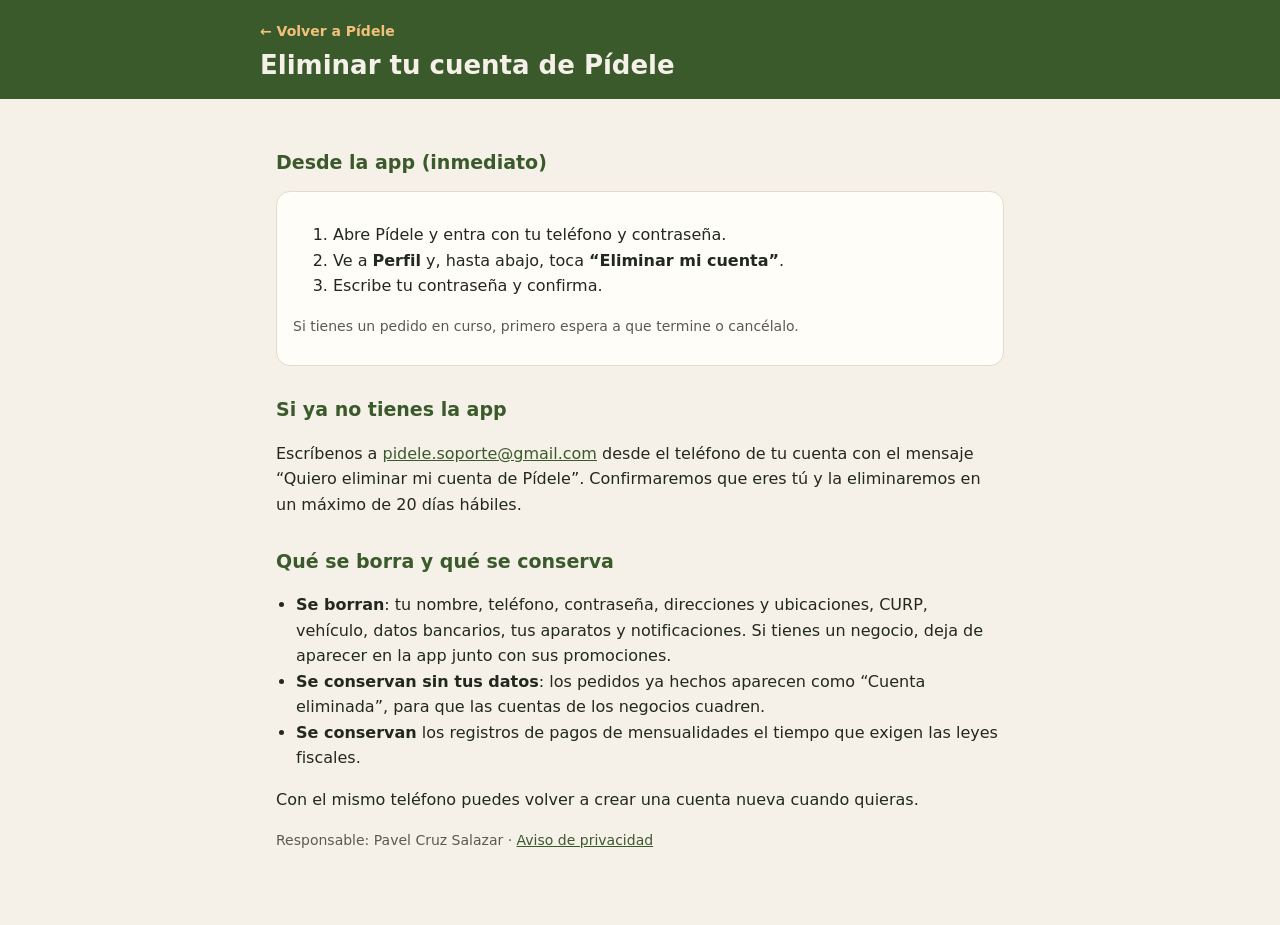
<file: eliminar-cuenta.html>
<!doctype html>
<html lang="es"><head><meta charset="utf-8"><meta name="viewport" content="width=device-width,initial-scale=1">
<title>Eliminar tu cuenta · Pídele</title><meta name="theme-color" content="#3B5A2C"><link rel="stylesheet" href="legal.css"><link rel="icon" href="icons/icon-192.png"></head>
<body>
<header><div class="in"><a href="./">← Volver a Pídele</a><h1>Eliminar tu cuenta de Pídele</h1></div></header>
<main>
<h2>Desde la app (inmediato)</h2>
<div class="card"><ol>
<li>Abre Pídele y entra con tu teléfono y contraseña.</li>
<li>Ve a <b>Perfil</b> y, hasta abajo, toca <b>“Eliminar mi cuenta”</b>.</li>
<li>Escribe tu contraseña y confirma.</li>
</ol>
<p class="muted">Si tienes un pedido en curso, primero espera a que termine o cancélalo.</p></div>

<h2>Si ya no tienes la app</h2>
<p>Escríbenos a <span data-l="contacto"></span> desde el teléfono de tu cuenta con el mensaje “Quiero eliminar mi cuenta de Pídele”. Confirmaremos que eres tú y la eliminaremos en un máximo de 20 días hábiles.</p>

<h2>Qué se borra y qué se conserva</h2>
<ul>
<li><b>Se borran</b>: tu nombre, teléfono, contraseña, direcciones y ubicaciones, CURP, vehículo, datos bancarios, tus aparatos y notificaciones. Si tienes un negocio, deja de aparecer en la app junto con sus promociones.</li>
<li><b>Se conservan sin tus datos</b>: los pedidos ya hechos aparecen como “Cuenta eliminada”, para que las cuentas de los negocios cuadren.</li>
<li><b>Se conservan</b> los registros de pagos de mensualidades el tiempo que exigen las leyes fiscales.</li>
</ul>
<p>Con el mismo teléfono puedes volver a crear una cuenta nueva cuando quieras.</p>
<p class="muted">Responsable: <span data-l="responsable"></span> · <a href="privacidad.html">Aviso de privacidad</a></p>
</main>
<script src="legal-datos.js"></script><script src="legal-pinta.js"></script>
</body></html>
</file>
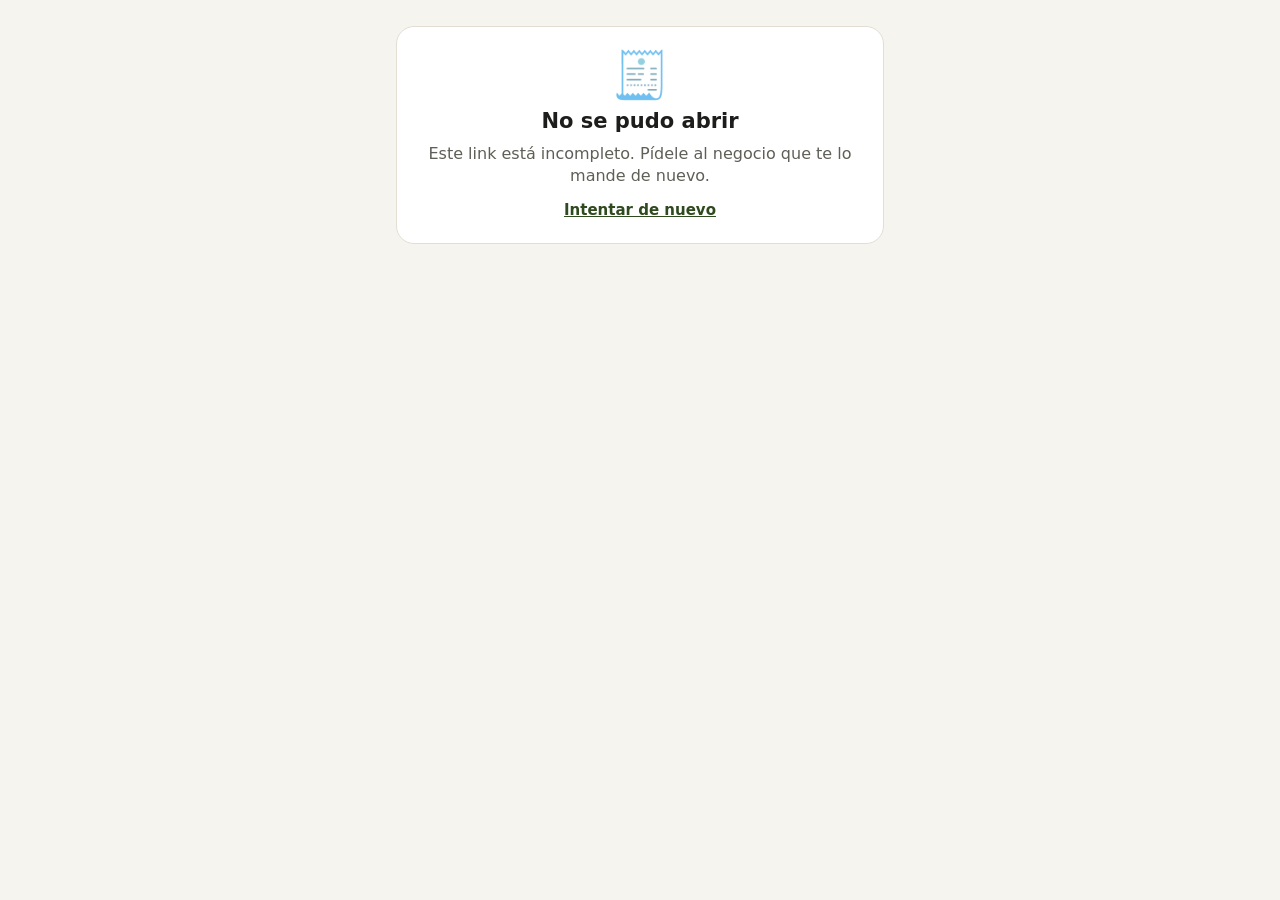
<file: factura.html>
<!doctype html>
<html lang="es">
<head>
<meta charset="utf-8">
<meta name="viewport" content="width=device-width,initial-scale=1,viewport-fit=cover">
<title>Pide tu factura · Pídele</title>
<meta name="theme-color" content="#2F4A1E">
<link rel="icon" href="icons/icon-192.png">
<style>
/* Pídele 3.5.0 · página de factura independiente: no usa la app ni su copia guardada, así funciona con cualquier versión */
:root{--pri:#2F4A1E;--bg:#F6F4EE;--card:#fff;--tx:#1d1d1b;--tx2:#5f5f58;--ln:#e2ded3;--ok:#2E7D32;--err:#C62828;--warn:#B26A00;--info:#E8F0FA}
@media (prefers-color-scheme:dark){:root{--pri:#9CC36B;--bg:#141613;--card:#1E211C;--tx:#EEEDE8;--tx2:#A9A99F;--ln:#33372F;--info:#1d2733}}
*{box-sizing:border-box}
body{margin:0;background:var(--bg);color:var(--tx);font:16px/1.4 system-ui,-apple-system,"Segoe UI",Roboto,sans-serif}
.w{max-width:520px;margin:0 auto;padding:16px 16px 40px}
.cab{display:flex;gap:12px;align-items:center;margin:4px 0 14px}
.cab img,.cab .e{width:52px;height:52px;border-radius:14px;object-fit:cover;display:flex;align-items:center;justify-content:center;font-size:32px;background:var(--card);flex:none}
.cab b{font-size:18px;display:block}.muted{color:var(--tx2)}.small{font-size:14px}
.marca{margin-left:auto;font-weight:900;color:var(--pri);font-size:15px}
.card{background:var(--card);border:1px solid var(--ln);border-radius:18px;padding:16px;margin:10px 0}
h2{margin:0 0 6px;font-size:21px}
label{display:block;font-weight:700;font-size:14px;margin:12px 0 4px}
input,select{width:100%;font:inherit;padding:12px;border:1.5px solid var(--ln);border-radius:12px;background:var(--bg);color:var(--tx)}
input:focus,select:focus{outline:2px solid var(--pri);border-color:transparent}
button,.btn{display:block;width:100%;margin-top:14px;padding:14px;border:0;border-radius:999px;background:var(--pri);color:#fff;font:inherit;font-weight:800;font-size:17px;text-align:center;text-decoration:none;cursor:pointer}
.btn2{background:transparent;color:var(--pri);border:2px solid var(--pri)}
.lnk{background:none;color:var(--pri);padding:6px;margin-top:6px;font-weight:700;font-size:15px;text-decoration:underline}
button[disabled]{opacity:.55}
.aviso{border-radius:12px;padding:10px 12px;margin:10px 0;font-size:14px;background:var(--info)}
.err{background:#fdecea;color:#7f1d1d}.warn{background:#fff4e0;color:#5c3800}
@media (prefers-color-scheme:dark){.err{background:#3a1d1d;color:#ffb4b4}.warn{background:#3a2c12;color:#ffd79a}}
.c{text-align:center}.big{font-size:46px}
</style>
</head>
<body>
<div class="w" id="app"><div class="card c"><div class="big">🧾</div><div class="muted">Cargando tu ticket…</div></div></div>
<script>
(function () {
  // Servidores (los mismos de la app). Las ciudades nuevas mandan su servidor en el link (&s=).
  var ALT = 'https://pidele-whatsapp.pidele-soporte.workers.dev/api';
  var SRV = {
    lacruz: { api: 'https://script.google.com/macros/s/AKfycbw16py7HK64D_1W5C5leitt313r_tviHv9NYsgH2_ZSu_z_1IWJcynEMsNSySrTUqu7pQ/exec', alt: ALT },
    cosala: { api: 'https://script.google.com/macros/s/AKfycbzS9hFJRNcWzytF8OL9grSpzx2jhQu49U7rEou6wKoCpt6HtVMmteXUmw75dg9gU_iJ0Q/exec', alt: ALT + '/cosala' }
  };
  var q = new URLSearchParams(location.search), TOKEN = q.get('t') || q.get('fac') || '', CIU = q.get('c') || q.get('pueblo') || 'lacruz', SID = q.get('s') || '';
  var S = SRV[CIU] || (SID && /^[\w-]{20,120}$/.test(SID) ? { api: 'https://script.google.com/macros/s/' + SID + '/exec', alt: '' } : SRV.lacruz);
  var $ = function (id) { return document.getElementById(id); };
  var esc = function (t) { return String(t == null ? '' : t).replace(/[&<>"']/g, function (c) { return { '&': '&amp;', '<': '&lt;', '>': '&gt;', '"': '&quot;', "'": '&#39;' }[c]; }); };
  var money = function (n) { n = Number(n) || 0; return '$' + n.toLocaleString('es-MX', { minimumFractionDigits: n % 1 ? 2 : 0, maximumFractionDigits: 2 }); };
  var D = null, tel = '', info = null, otros = false, ocupado = false;

  function llamar(accion, datos) {
    var cuerpo = JSON.stringify({ accion: accion, datos: datos || {}, token: null, rid: Date.now().toString(36) + Math.random().toString(36).slice(2, 10) });
    var uno = function (url) {
      var ctl = window.AbortController ? new AbortController() : null, to = ctl ? setTimeout(function () { ctl.abort(); }, 20000) : null;
      return fetch(url, { method: 'POST', headers: { 'Content-Type': 'text/plain;charset=utf-8' }, body: cuerpo, signal: ctl ? ctl.signal : undefined })
        .then(function (r) { return r.text(); }).then(function (t) { if (to) clearTimeout(to); return JSON.parse(t); });
    };
    return uno(S.api).catch(function (e) { if (!S.alt) throw e; return uno(S.alt); })
      .catch(function () { throw new Error('No hubo conexión con el servidor. Revisa tu señal e intenta de nuevo.'); })
      .then(function (j) { if (!j.ok) throw new Error(j.error === 'SESION' ? 'Intenta de nuevo.' : j.error || 'No se pudo'); return j.data; });
  }
  function cab() {
    if (!D) return '';
    return '<div class="cab">' + (D.logo ? '<img src="' + esc(D.logo) + '" alt="">' : '<span class="e">🧾</span>') + '<div><b>' + esc(D.negocio) + '</b><div class="muted small">Ticket ' + esc(D.folio) + ' · ' + esc(String(D.dia || '').split('-').reverse().join('/')) + ' · ' + money(D.total) + '</div></div><span class="marca">Pídele</span></div>';
  }
  function waBtn(txt) {
    if (!D || !D.wa) return '';
    var n = String(D.wa).replace(/\D/g, ''); if (n.length === 10) n = '52' + n;
    var m = 'Hola, quiero la factura de mi ticket ' + (D.folio || '') + ' del ' + String(D.dia || '').split('-').reverse().join('/') + ' por ' + money(D.total) + '.';
    return '<a class="btn btn2" href="https://wa.me/' + n + '?text=' + encodeURIComponent(m) + '">💬 ' + (txt || 'Escribir al negocio por WhatsApp') + '</a>';
  }
  function pinta(h) { $('app').innerHTML = cab() + h; window.scrollTo(0, 0); }
  function error(msg) { pinta('<div class="card c"><div class="big">🧾</div><h2>No se pudo abrir</h2><div class="muted">' + esc(msg) + '</div>' + waBtn() + '<button class="lnk" onclick="location.reload()">Intentar de nuevo</button></div>'); }
  function opciones(o, sel) { return '<option value="">Elige…</option>' + Object.keys(o || {}).map(function (k) { return '<option value="' + k + '"' + (k === sel ? ' selected' : '') + '>' + k + ' · ' + esc(o[k]) + '</option>'; }).join(''); }
  function aviso(t, cls) { var a = $('msg'); if (a) { a.className = 'aviso ' + (cls || 'err'); a.textContent = t; a.style.display = ''; a.scrollIntoView({ block: 'center' }); } }

  function pasoTel() {
    pinta('<div class="card"><h2>🧾 Pide tu factura</h2><div class="muted small">Escribe tu teléfono (el link se mandó al que termina en <b>' + esc(String(D.telMask || '').slice(-5)) + '</b>).</div>' +
      '<input id="tel" inputmode="tel" maxlength="14" placeholder="10 dígitos" style="font-size:24px;text-align:center;margin-top:12px">' +
      '<div id="msg" style="display:none"></div><button id="b1">Continuar</button></div>');
    $('b1').onclick = function () {
      var t = ($('tel').value || '').replace(/\D/g, '').slice(-10);
      if (t.length !== 10) return aviso('Escribe tu teléfono a 10 dígitos');
      boton($('b1'), llamar('facLinkTel', { token: TOKEN, tel: t }).then(function (r) { tel = t; info = r; pasoDatos(); }));
    };
  }
  function pasoDatos() {
    var g = info && info.guardados;
    if (g && !otros) {
      pinta('<div class="card"><h2>🧾 Pide tu factura</h2><div class="muted small">Tienes datos fiscales guardados en tu cuenta de Pídele:</div>' +
        '<div style="margin:10px 0"><b>' + esc(g.nombre) + '</b><div class="muted small">RFC ' + esc(g.rfc) + ' · ' + esc(g.email) + '</div></div>' +
        '<div id="msg" style="display:none"></div><button id="bG">Pedir factura con estos datos</button><button class="lnk" id="bO">Usar otros datos</button></div>');
      $('bG').onclick = function () { enviar(true, $('bG')); };
      $('bO').onclick = function () { otros = true; pasoDatos(); };
      return;
    }
    pinta('<div class="card"><h2>✍️ Tus datos fiscales</h2><div class="muted small">Tal como aparecen en tu constancia de situación fiscal.</div>' +
      '<label>RFC</label><input id="rfc" maxlength="13" autocapitalize="characters" style="text-transform:uppercase" placeholder="13 letras y números (12 si es empresa)">' +
      '<label>Nombre o razón social</label><input id="nom" autocapitalize="characters" style="text-transform:uppercase">' +
      '<label>Régimen fiscal</label><select id="reg">' + opciones(D.regimenes, '') + '</select>' +
      '<label>Código postal fiscal</label><input id="cp" inputmode="numeric" maxlength="5">' +
      '<label>Uso de la factura</label><select id="uso">' + opciones(D.usos, 'G03') + '</select>' +
      '<label>Correo para recibir la factura</label><input id="mail" type="email" placeholder="correo@ejemplo.com">' +
      '<div id="msg" style="display:none"></div><button id="bE">Enviar mis datos</button>' + (g ? '<button class="lnk" id="bV">Usar mis datos guardados</button>' : '') + '</div>' +
      '<div class="muted small c">Puedes facturar hasta el ' + esc(new Date(D.vence).toLocaleDateString('es-MX', { day: 'numeric', month: 'long' })) + '.</div>');
    $('reg').onchange = function () { var r = this.value, u = $('uso'); if ((r === '616' || r === '605') && /^[GI]/.test(u.value)) u.value = 'S01'; else if (r !== '616' && r !== '605' && u.value === 'S01') u.value = 'G03'; };
    $('bE').onclick = function () { enviar(false, $('bE')); };
    if (g) $('bV').onclick = function () { otros = false; pasoDatos(); };
  }
  function enviar(guardados, b) {
    var d = { token: TOKEN, tel: tel };
    if (guardados) d.usarGuardados = true;
    else {
      var v = function (id) { return ($(id).value || '').trim(); };
      d.rfc = v('rfc').toUpperCase().replace(/[\s-]/g, ''); d.nombre = v('nom').toUpperCase(); d.regimen = v('reg'); d.cp = v('cp'); d.uso = v('uso'); d.email = v('mail');
      if (d.rfc.length < 12 || d.rfc.length > 13) return aviso('El RFC no es válido (13 caracteres si eres persona física, 12 si es empresa)');
      if (d.nombre.length < 3) return aviso('Escribe tu nombre o razón social');
      if (!d.regimen) return aviso('Elige tu régimen fiscal');
      if (!/^\d{5}$/.test(d.cp)) return aviso('El código postal fiscal debe tener 5 números');
      if (!/^[^@\s]+@[^@\s]+\.[^@\s]+$/.test(d.email)) return aviso('Escribe el correo donde quieres recibir tu factura');
    }
    boton(b, llamar('facLinkEnviar', d).then(function (r) { listo(false, r && r.resico); }));
  }
  function listo(emitida, resico) {
    pinta('<div class="card c"><div class="big">' + (emitida ? '✅' : '📨') + '</div><h2>' + (emitida ? 'Tu factura ya está timbrada' : '¡Listo! Ya tienen tus datos') + '</h2>' +
      '<div class="muted">' + (emitida ? 'Te llegó a tu correo. Si no la ves, revisa tu carpeta de spam o pídela al negocio.' : esc(D.negocio) + ' timbrará tu factura y te llegará a tu correo.') + '</div>' +
      (resico ? '<div class="aviso warn" style="text-align:left">' + esc(resico) + '</div>' : '') +
      '<a class="btn btn2" href="./">Conoce Pídele: pide a domicilio y usa tu monedero</a></div>');
  }
  function boton(b, prom) {
    if (ocupado) return; ocupado = true; var t = b.textContent; b.disabled = true; b.textContent = 'Un momento…';
    prom.catch(function (e) { aviso(e.message); }).then(function () { ocupado = false; if (document.body.contains(b)) { b.disabled = false; b.textContent = t; } });
  }

  if (!TOKEN) { error('Este link está incompleto. Pídele al negocio que te lo mande de nuevo.'); return; }
  llamar('facLinkVer', { token: TOKEN, v2: true }).then(function (d) {
    D = d;
    if (d.error) return error(d.error);
    if (d.estado === 'pendiente' || d.estado === 'emitida') return listo(d.estado === 'emitida');
    if (d.info) { info = d.info; pasoDatos(); } else pasoTel();
  }).catch(function (e) { error(e.message); });
})();
</script>
</body>
</html>
</file>
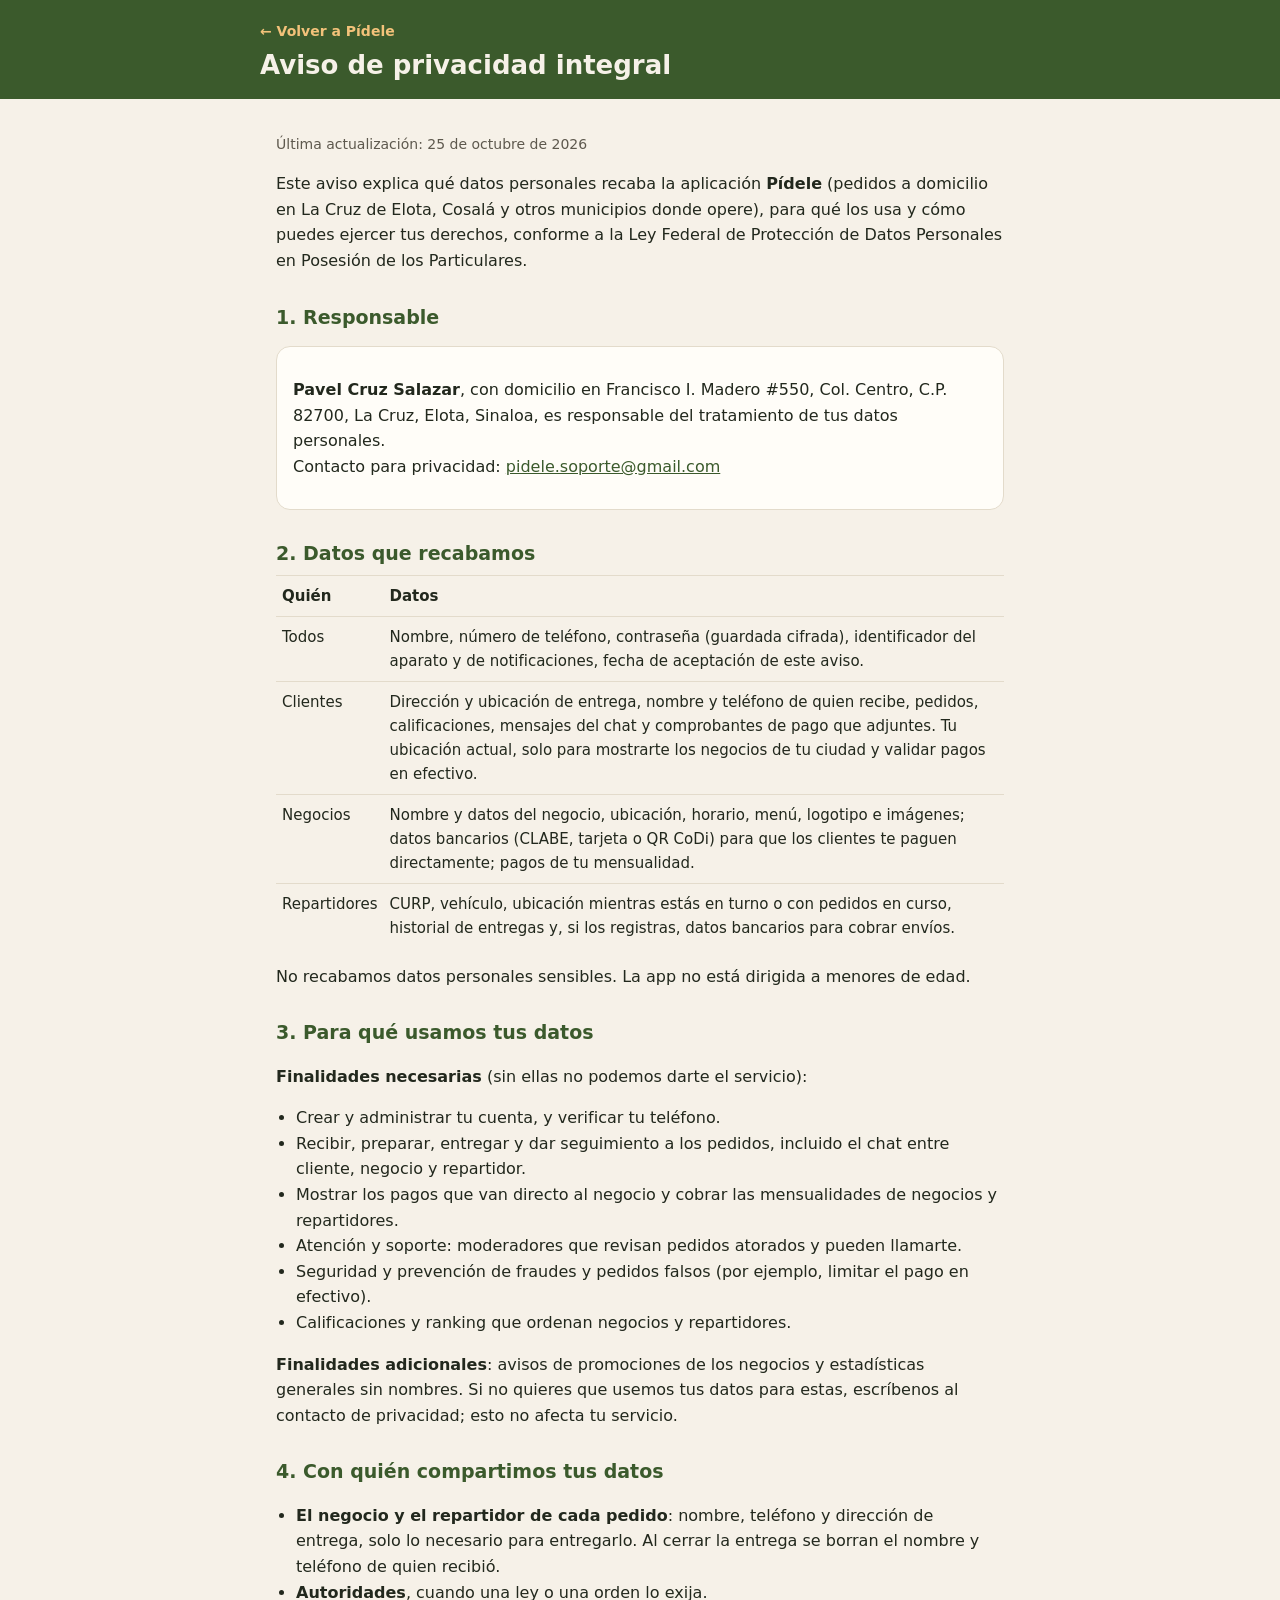
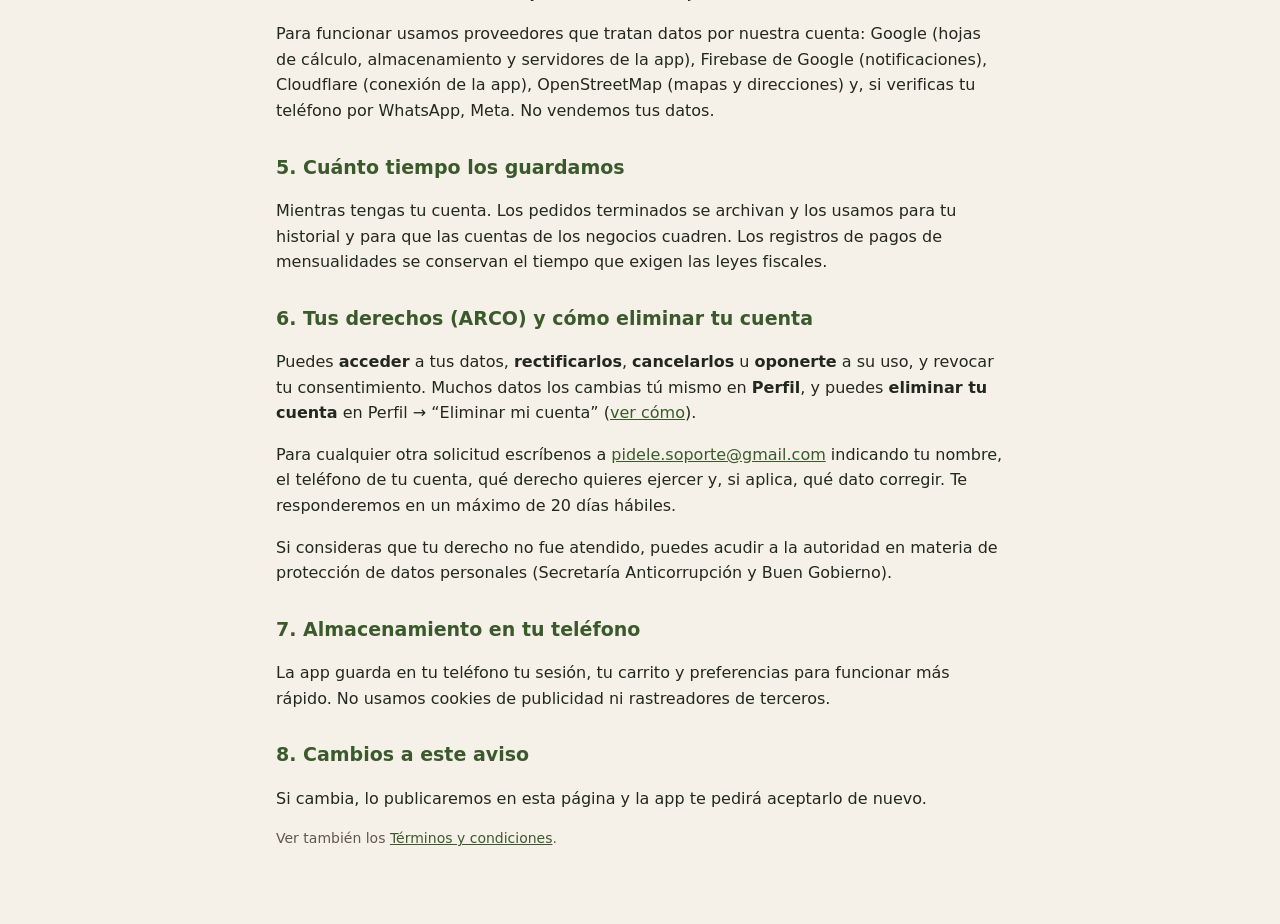
<file: privacidad.html>
<!doctype html>
<html lang="es"><head><meta charset="utf-8"><meta name="viewport" content="width=device-width,initial-scale=1">
<title>Aviso de privacidad · Pídele</title><meta name="theme-color" content="#3B5A2C"><link rel="stylesheet" href="legal.css"><link rel="icon" href="icons/icon-192.png"></head>
<body>
<header><div class="in"><a href="./">← Volver a Pídele</a><h1>Aviso de privacidad integral</h1></div></header>
<main>
<p class="muted">Última actualización: <span data-l="actualizado"></span></p>
<p>Este aviso explica qué datos personales recaba la aplicación <b>Pídele</b> (pedidos a domicilio en La Cruz de Elota, Cosalá y otros municipios donde opere), para qué los usa y cómo puedes ejercer tus derechos, conforme a la Ley Federal de Protección de Datos Personales en Posesión de los Particulares.</p>

<h2>1. Responsable</h2>
<div class="card"><p><span class="dato" data-l="responsable"></span>, con domicilio en <span data-l="domicilio"></span>, es responsable del tratamiento de tus datos personales.<br>Contacto para privacidad: <span data-l="contacto"></span></p></div>

<h2>2. Datos que recabamos</h2>
<table>
<tr><th>Quién</th><th>Datos</th></tr>
<tr><td>Todos</td><td>Nombre, número de teléfono, contraseña (guardada cifrada), identificador del aparato y de notificaciones, fecha de aceptación de este aviso.</td></tr>
<tr><td>Clientes</td><td>Dirección y ubicación de entrega, nombre y teléfono de quien recibe, pedidos, calificaciones, mensajes del chat y comprobantes de pago que adjuntes. Tu ubicación actual, solo para mostrarte los negocios de tu ciudad y validar pagos en efectivo.</td></tr>
<tr><td>Negocios</td><td>Nombre y datos del negocio, ubicación, horario, menú, logotipo e imágenes; datos bancarios (CLABE, tarjeta o QR CoDi) para que los clientes te paguen directamente; pagos de tu mensualidad.</td></tr>
<tr><td>Repartidores</td><td>CURP, vehículo, ubicación mientras estás en turno o con pedidos en curso, historial de entregas y, si los registras, datos bancarios para cobrar envíos.</td></tr>
</table>
<p>No recabamos datos personales sensibles. La app no está dirigida a menores de edad.</p>

<h2>3. Para qué usamos tus datos</h2>
<p><b>Finalidades necesarias</b> (sin ellas no podemos darte el servicio):</p>
<ul>
<li>Crear y administrar tu cuenta, y verificar tu teléfono.</li>
<li>Recibir, preparar, entregar y dar seguimiento a los pedidos, incluido el chat entre cliente, negocio y repartidor.</li>
<li>Mostrar los pagos que van directo al negocio y cobrar las mensualidades de negocios y repartidores.</li>
<li>Atención y soporte: moderadores que revisan pedidos atorados y pueden llamarte.</li>
<li>Seguridad y prevención de fraudes y pedidos falsos (por ejemplo, limitar el pago en efectivo).</li>
<li>Calificaciones y ranking que ordenan negocios y repartidores.</li>
</ul>
<p><b>Finalidades adicionales</b>: avisos de promociones de los negocios y estadísticas generales sin nombres. Si no quieres que usemos tus datos para estas, escríbenos al contacto de privacidad; esto no afecta tu servicio.</p>

<h2>4. Con quién compartimos tus datos</h2>
<ul>
<li><b>El negocio y el repartidor de cada pedido</b>: nombre, teléfono y dirección de entrega, solo lo necesario para entregarlo. Al cerrar la entrega se borran el nombre y teléfono de quien recibió.</li>
<li><b>Autoridades</b>, cuando una ley o una orden lo exija.</li>
</ul>
<p>Para funcionar usamos proveedores que tratan datos por nuestra cuenta: Google (hojas de cálculo, almacenamiento y servidores de la app), Firebase de Google (notificaciones), Cloudflare (conexión de la app), OpenStreetMap (mapas y direcciones) y, si verificas tu teléfono por WhatsApp, Meta. No vendemos tus datos.</p>

<h2>5. Cuánto tiempo los guardamos</h2>
<p>Mientras tengas tu cuenta. Los pedidos terminados se archivan y los usamos para tu historial y para que las cuentas de los negocios cuadren. Los registros de pagos de mensualidades se conservan el tiempo que exigen las leyes fiscales.</p>

<h2>6. Tus derechos (ARCO) y cómo eliminar tu cuenta</h2>
<p>Puedes <b>acceder</b> a tus datos, <b>rectificarlos</b>, <b>cancelarlos</b> u <b>oponerte</b> a su uso, y revocar tu consentimiento. Muchos datos los cambias tú mismo en <b>Perfil</b>, y puedes <b>eliminar tu cuenta</b> en Perfil → “Eliminar mi cuenta” (<a href="eliminar-cuenta.html">ver cómo</a>).</p>
<p>Para cualquier otra solicitud escríbenos a <span data-l="contacto"></span> indicando tu nombre, el teléfono de tu cuenta, qué derecho quieres ejercer y, si aplica, qué dato corregir. Te responderemos en un máximo de 20 días hábiles.</p>
<p>Si consideras que tu derecho no fue atendido, puedes acudir a la autoridad en materia de protección de datos personales (Secretaría Anticorrupción y Buen Gobierno).</p>

<h2>7. Almacenamiento en tu teléfono</h2>
<p>La app guarda en tu teléfono tu sesión, tu carrito y preferencias para funcionar más rápido. No usamos cookies de publicidad ni rastreadores de terceros.</p>

<h2>8. Cambios a este aviso</h2>
<p>Si cambia, lo publicaremos en esta página y la app te pedirá aceptarlo de nuevo.</p>
<p class="muted">Ver también los <a href="terminos.html">Términos y condiciones</a>.</p>
</main>
<script src="legal-datos.js"></script><script src="legal-pinta.js"></script>
</body></html>
</file>
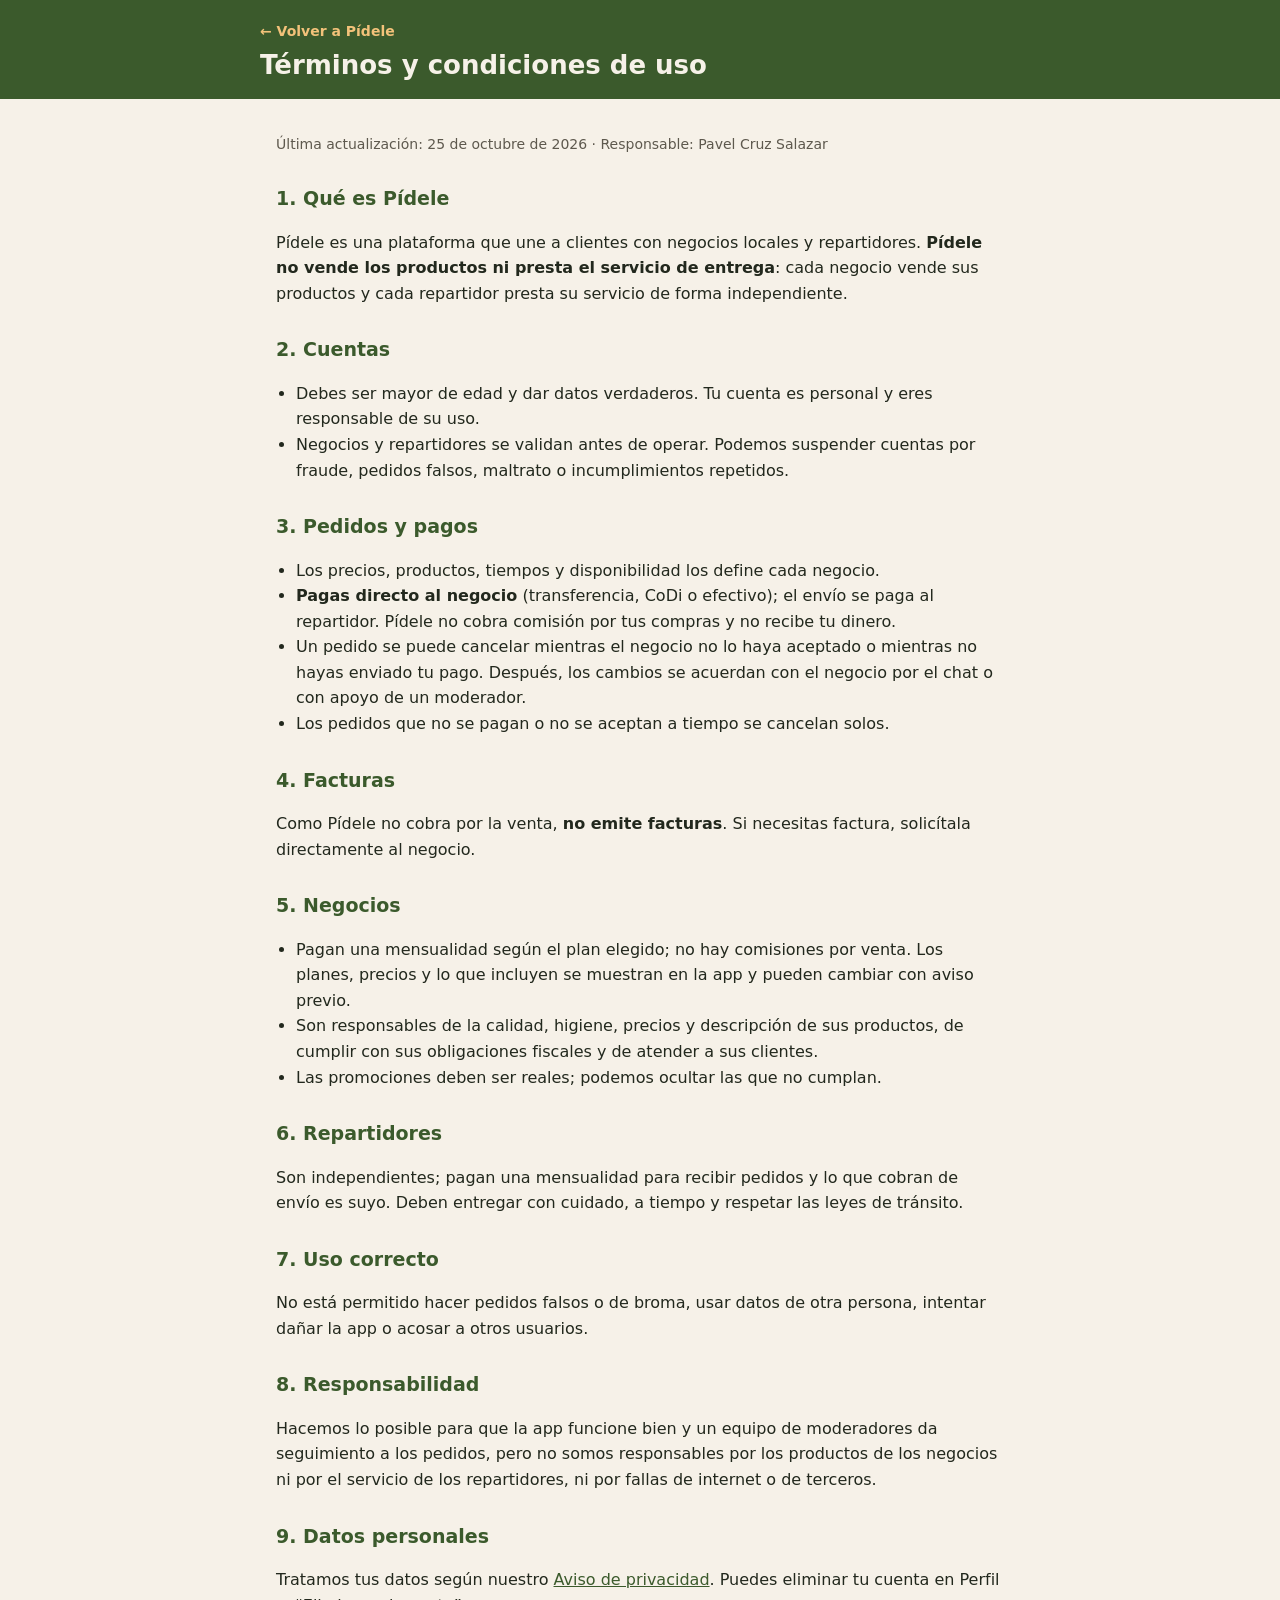
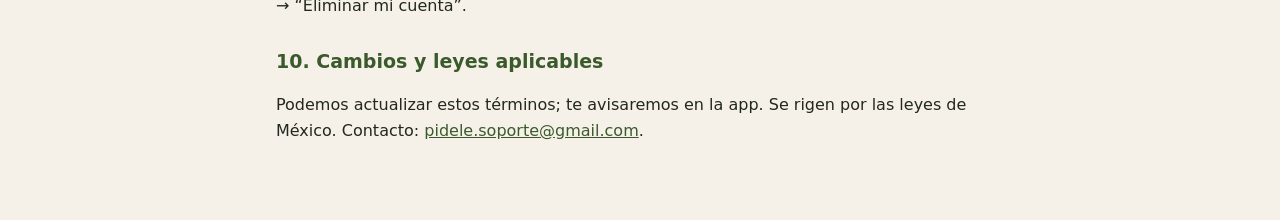
<file: terminos.html>
<!doctype html>
<html lang="es"><head><meta charset="utf-8"><meta name="viewport" content="width=device-width,initial-scale=1">
<title>Términos y condiciones · Pídele</title><meta name="theme-color" content="#3B5A2C"><link rel="stylesheet" href="legal.css"><link rel="icon" href="icons/icon-192.png"></head>
<body>
<header><div class="in"><a href="./">← Volver a Pídele</a><h1>Términos y condiciones de uso</h1></div></header>
<main>
<p class="muted">Última actualización: <span data-l="actualizado"></span> · Responsable: <span data-l="responsable"></span></p>

<h2>1. Qué es Pídele</h2>
<p>Pídele es una plataforma que une a clientes con negocios locales y repartidores. <b>Pídele no vende los productos ni presta el servicio de entrega</b>: cada negocio vende sus productos y cada repartidor presta su servicio de forma independiente.</p>

<h2>2. Cuentas</h2>
<ul>
<li>Debes ser mayor de edad y dar datos verdaderos. Tu cuenta es personal y eres responsable de su uso.</li>
<li>Negocios y repartidores se validan antes de operar. Podemos suspender cuentas por fraude, pedidos falsos, maltrato o incumplimientos repetidos.</li>
</ul>

<h2>3. Pedidos y pagos</h2>
<ul>
<li>Los precios, productos, tiempos y disponibilidad los define cada negocio.</li>
<li><b>Pagas directo al negocio</b> (transferencia, CoDi o efectivo); el envío se paga al repartidor. Pídele no cobra comisión por tus compras y no recibe tu dinero.</li>
<li>Un pedido se puede cancelar mientras el negocio no lo haya aceptado o mientras no hayas enviado tu pago. Después, los cambios se acuerdan con el negocio por el chat o con apoyo de un moderador.</li>
<li>Los pedidos que no se pagan o no se aceptan a tiempo se cancelan solos.</li>
</ul>

<h2>4. Facturas</h2>
<p>Como Pídele no cobra por la venta, <b>no emite facturas</b>. Si necesitas factura, solicítala directamente al negocio.</p>

<h2>5. Negocios</h2>
<ul>
<li>Pagan una mensualidad según el plan elegido; no hay comisiones por venta. Los planes, precios y lo que incluyen se muestran en la app y pueden cambiar con aviso previo.</li>
<li>Son responsables de la calidad, higiene, precios y descripción de sus productos, de cumplir con sus obligaciones fiscales y de atender a sus clientes.</li>
<li>Las promociones deben ser reales; podemos ocultar las que no cumplan.</li>
</ul>

<h2>6. Repartidores</h2>
<p>Son independientes; pagan una mensualidad para recibir pedidos y lo que cobran de envío es suyo. Deben entregar con cuidado, a tiempo y respetar las leyes de tránsito.</p>

<h2>7. Uso correcto</h2>
<p>No está permitido hacer pedidos falsos o de broma, usar datos de otra persona, intentar dañar la app o acosar a otros usuarios.</p>

<h2>8. Responsabilidad</h2>
<p>Hacemos lo posible para que la app funcione bien y un equipo de moderadores da seguimiento a los pedidos, pero no somos responsables por los productos de los negocios ni por el servicio de los repartidores, ni por fallas de internet o de terceros.</p>

<h2>9. Datos personales</h2>
<p>Tratamos tus datos según nuestro <a href="privacidad.html">Aviso de privacidad</a>. Puedes eliminar tu cuenta en Perfil → “Eliminar mi cuenta”.</p>

<h2>10. Cambios y leyes aplicables</h2>
<p>Podemos actualizar estos términos; te avisaremos en la app. Se rigen por las leyes de México. Contacto: <span data-l="contacto"></span>.</p>
</main>
<script src="legal-datos.js"></script><script src="legal-pinta.js"></script>
</body></html>
</file>
<file: legal.css>
:root{--pri:#3B5A2C;--pri2:#2C4521;--bg:#F6F1E8;--card:#FFFDF8;--tx:#22281D;--tx2:#5E594E;--ln:#E3DBCB;--na:#D9822B}
@media (prefers-color-scheme:dark){:root{--bg:#161a13;--card:#1f241b;--tx:#EDE8DD;--tx2:#B5AE9F;--ln:#343a2d;--pri:#8DB26F;--pri2:#A9C98E}}
*{box-sizing:border-box}
body{margin:0;background:var(--bg);color:var(--tx);font:16px/1.6 system-ui,-apple-system,"Segoe UI",Roboto,sans-serif}
header{background:#3B5A2C;color:#F6F1E8;padding:18px 16px}
header .in,main{max-width:760px;margin:0 auto}
header a{color:#F3C27A;font-weight:700;text-decoration:none;font-size:14px}
header h1{margin:6px 0 0;font-size:26px;line-height:1.2}
main{padding:20px 16px 60px}
h2{font-size:19px;margin:28px 0 6px;color:var(--pri)}
p,li{color:var(--tx)} .muted{color:var(--tx2);font-size:14px}
ul{padding-left:20px}
.card{background:var(--card);border:1px solid var(--ln);border-radius:14px;padding:14px 16px;margin:14px 0}
.dato{font-weight:700} .falta{color:#B42318}
a{color:var(--pri)}
table{border-collapse:collapse;width:100%;font-size:15px} td,th{border-top:1px solid var(--ln);padding:8px 6px;text-align:left;vertical-align:top}
</file>
